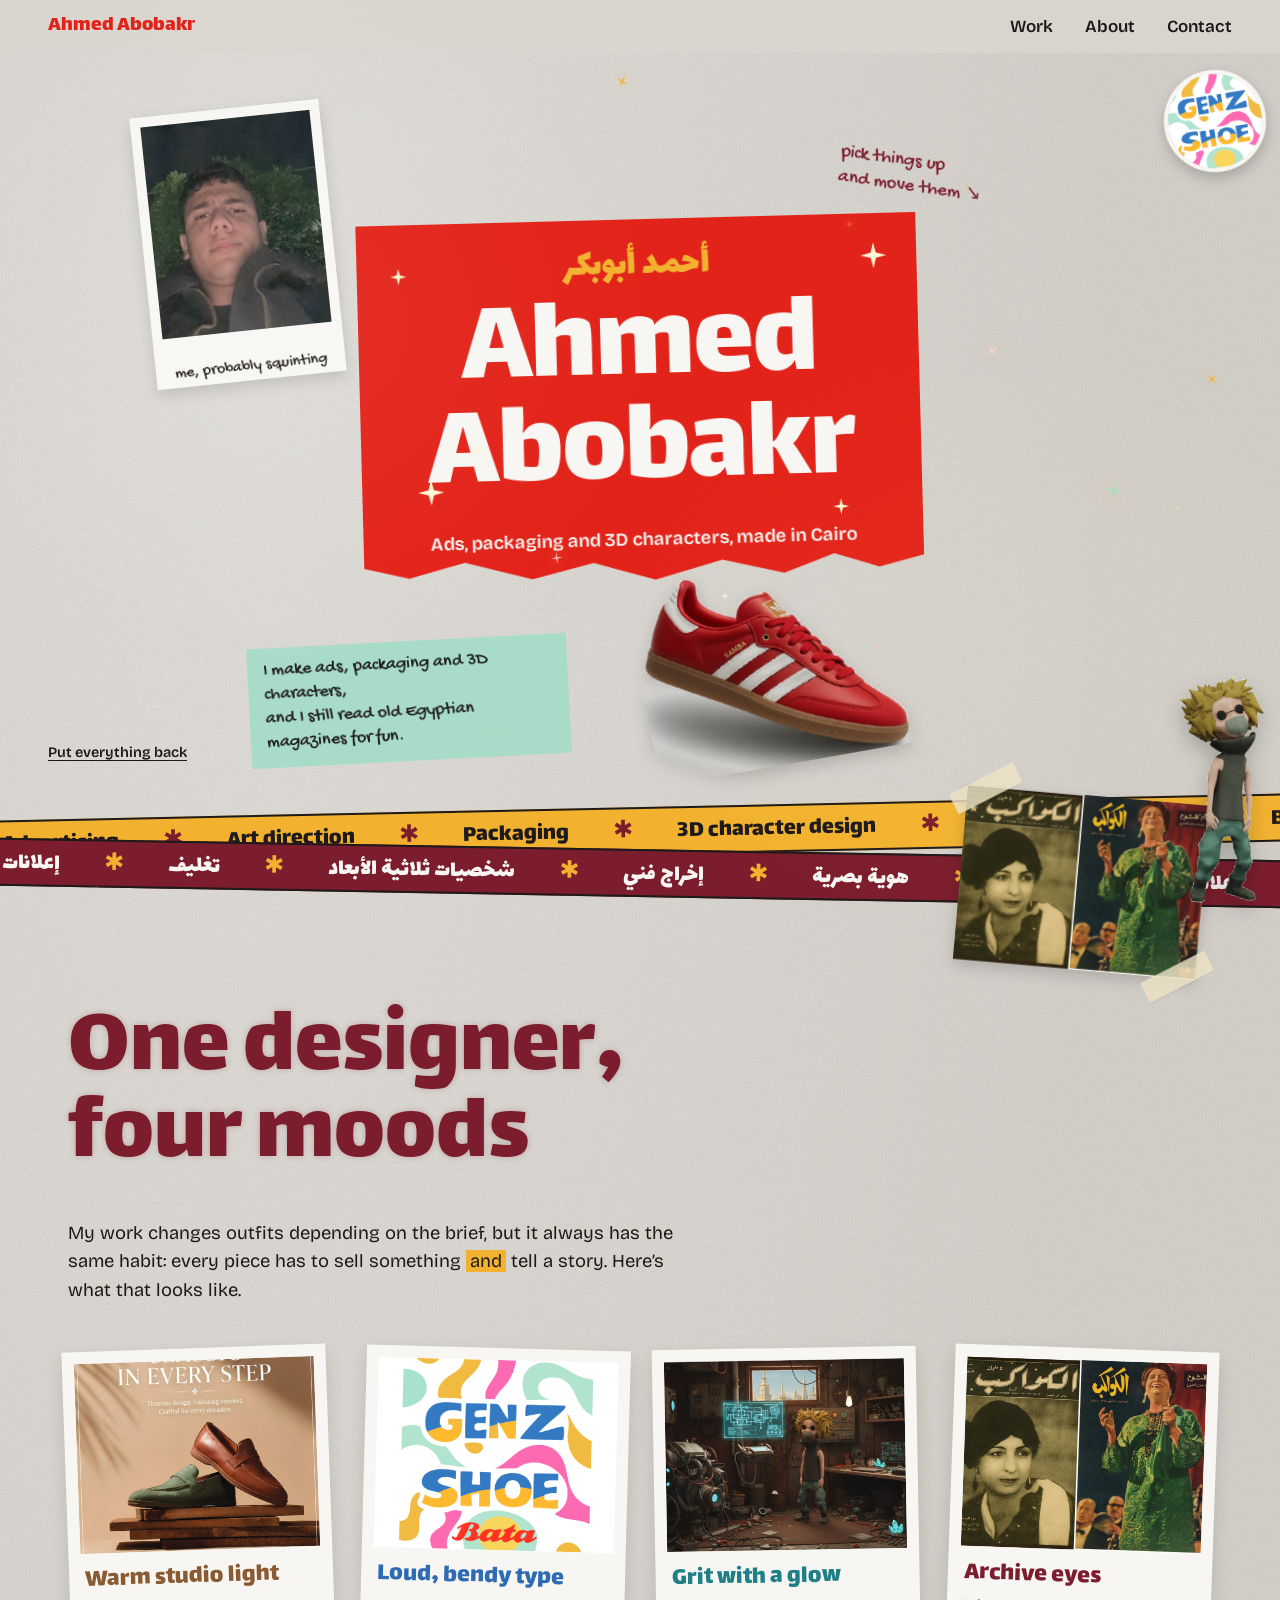
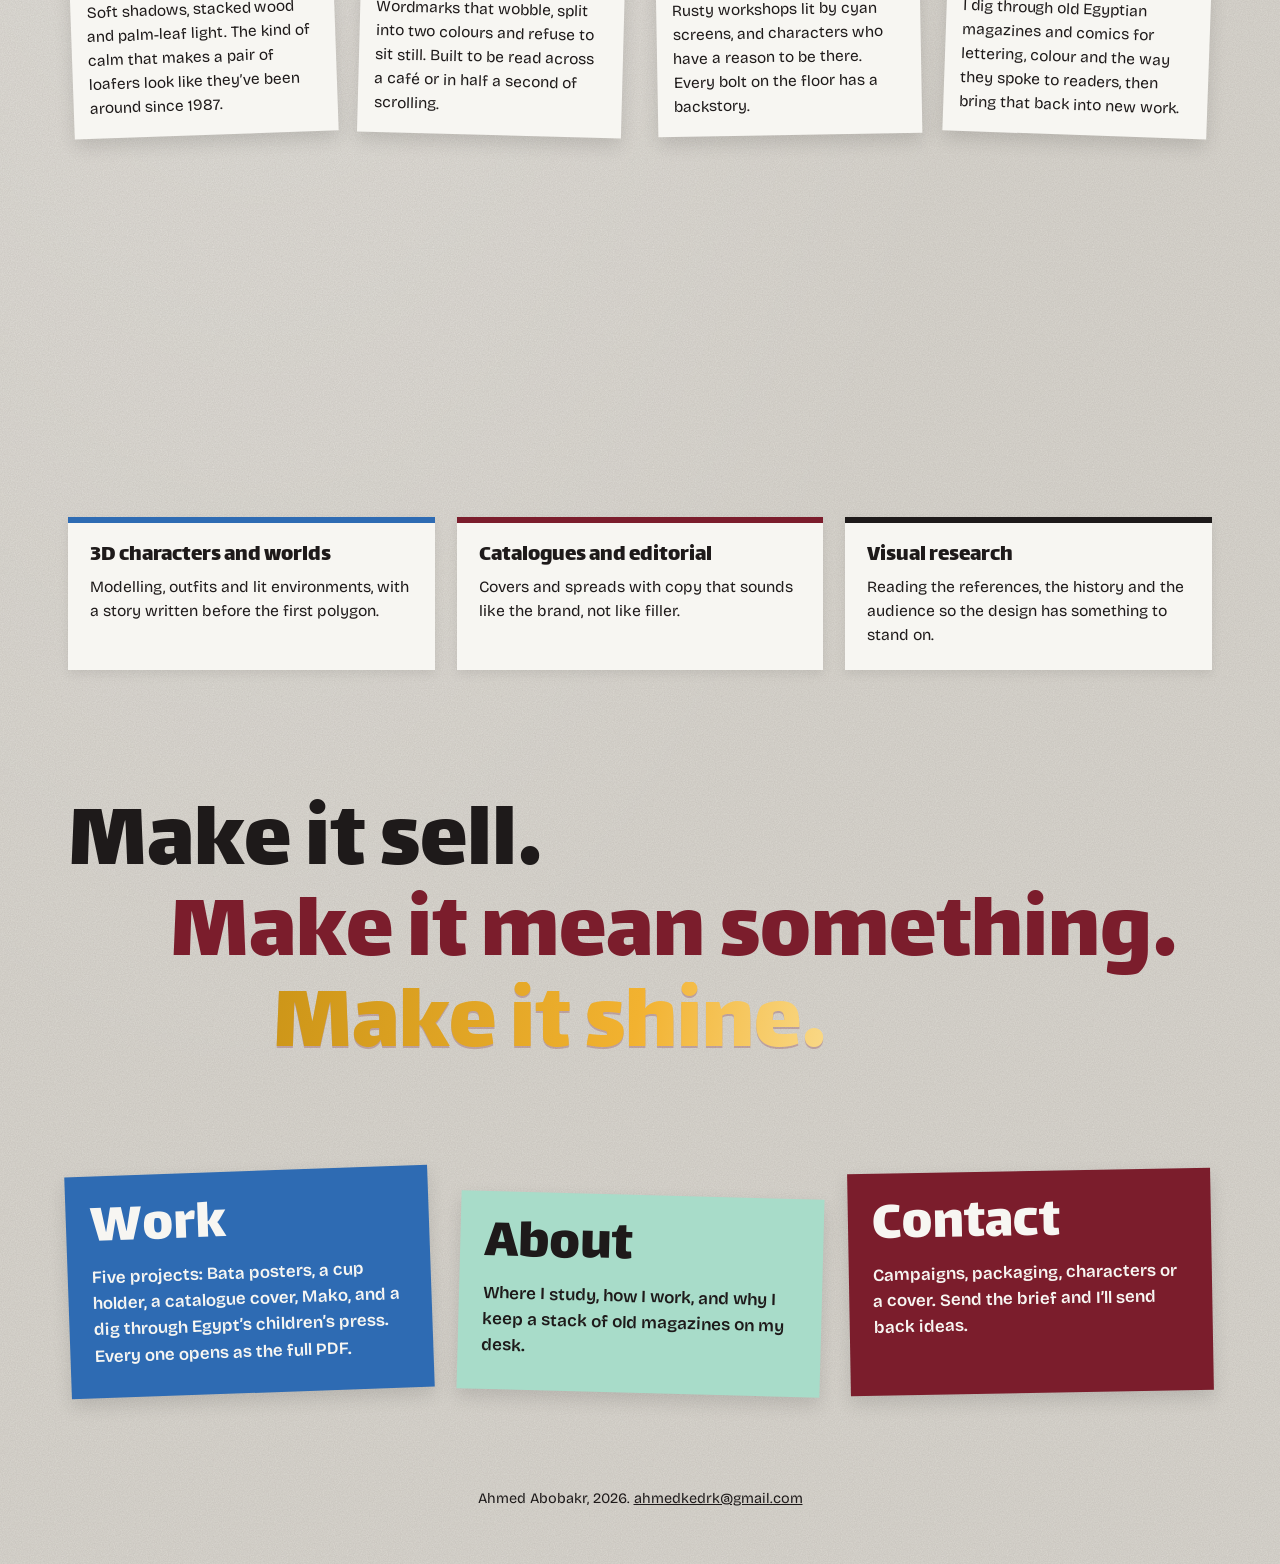
<file: index.html>
<!doctype html>
<html lang="en">
<head>
  <meta charset="utf-8">
  <meta name="viewport" content="width=device-width, initial-scale=1">
  <title>Ahmed Abobakr — Design Portfolio</title>
  <meta name="description" content="Ahmed Abobakr, design student at MSA University. Advertising, packaging, 3D characters and editorial research.">
  <link rel="preconnect" href="https://fonts.googleapis.com">
  <link rel="preconnect" href="https://fonts.gstatic.com" crossorigin>
  <link href="https://fonts.googleapis.com/css2?family=Bricolage+Grotesque:opsz,wght@12..96,400;12..96,600;12..96,800&family=Gochi+Hand&family=Lalezar&display=swap" rel="stylesheet">
  <link rel="stylesheet" href="styles.css">
</head>
<body>
  <header class="topbar">
    <a class="topbar__name" href="index.html" aria-current="page">Ahmed Abobakr</a>
    <nav class="topbar__nav" aria-label="Main">
      <a href="work.html">Work</a>
      <a href="about.html">About</a>
      <a href="contact.html">Contact</a>
    </nav>
  </header>

  <main class="page page--index">
    <!-- HERO: a plaster wall with pasted-up pieces. Everything with .drag can be moved. -->
    <section class="wall" aria-label="Introduction">
      <div class="wall__board" id="board">

        <div class="poster poster--name shine">
          <span class="twinkle" style="--tx:6%;--ty:12%;--d:0s" aria-hidden="true"></span>
          <span class="twinkle twinkle--big" style="--tx:90%;--ty:8%;--d:.8s" aria-hidden="true"></span>
          <span class="twinkle" style="--tx:84%;--ty:78%;--d:1.6s" aria-hidden="true"></span>
          <span class="twinkle twinkle--big" style="--tx:10%;--ty:70%;--d:2.3s" aria-hidden="true"></span>
          <p class="poster--name__ar" lang="ar" dir="rtl">أحمد أبوبكر</p>
          <h1 class="poster--name__en">Ahmed<br>Abobakr</h1>
          <p class="poster--name__role">Ads, packaging and 3D characters, made in Cairo</p>
        </div>

        <figure class="drag piece piece--photo" style="--x:8%;--y:6%;--r:-6deg" data-label="Portrait">
          <img src="assets/photos/ahmed-selfie.jpg" alt="Ahmed, a low-angle selfie at night" draggable="false">
          <figcaption>me, probably squinting</figcaption>
        </figure>


        <img class="drag piece piece--samba" style="--x:50%;--y:70%;--r:-10deg"
             src="assets/work/sticker-samba.png" alt="Red Samba sneaker from the Bata Gen Z poster" draggable="false">


        <figure class="drag piece piece--kawakeb shine" style="--x:77%;--y:52%;--r:5deg">
          <img src="assets/work/sticker-kawakeb.jpg" alt="Two vintage covers of Al Kawakeb magazine" draggable="false">
          <span class="tape tape--tl"></span><span class="tape tape--br"></span>
        </figure>

        <p class="note note--hello" style="--x:17%;--y:82%;--r:-3deg">
          I make ads, packaging and 3D characters,<br>and I still read old Egyptian magazines for fun.
        </p>

        <p class="note note--drag" aria-hidden="true">pick things up<br>and move them ↘</p>

        <button class="tidy" type="button" id="tidy">Put everything back</button>
      </div>
    </section>

    <div class="strip" aria-label="Skills">
      <div class="strip__track">
        <span>Advertising</span><span>Art direction</span><span>Packaging</span><span>3D character design</span><span>Editorial research</span><span>Branding</span><span>Layout</span><span>Storytelling</span>
        <span aria-hidden="true">Advertising</span><span aria-hidden="true">Art direction</span><span aria-hidden="true">Packaging</span><span aria-hidden="true">3D character design</span><span aria-hidden="true">Editorial research</span><span aria-hidden="true">Branding</span><span aria-hidden="true">Layout</span><span aria-hidden="true">Storytelling</span>
      </div>
    </div>

    <div class="strip strip--ar" aria-hidden="true">
      <div class="strip__track strip__track--reverse" lang="ar" dir="ltr">
        <span>إعلانات</span><span>تغليف</span><span>شخصيات ثلاثية الأبعاد</span><span>إخراج فني</span><span>هوية بصرية</span><span>حكايات</span>
        <span>إعلانات</span><span>تغليف</span><span>شخصيات ثلاثية الأبعاد</span><span>إخراج فني</span><span>هوية بصرية</span><span>حكايات</span>
      </div>
    </div>

    <!-- What his style looks like, pulled from the actual work -->
    <section class="style" aria-labelledby="style-title">
      <div class="style__intro reveal">
        <h2 class="stencil" id="style-title">One designer,<br>four moods</h2>
        <p>My work changes outfits depending on the brief, but it always has the same habit: every piece has to sell something <em>and</em> tell a story. Here’s what that looks like.</p>
      </div>

      <div class="moods">
        <article class="mood reveal" style="--r:-2deg">
          <div class="mood__img shine"><img src="assets/work/bata-poster-01.jpg" alt="Heritage loafers lit by warm studio light" loading="lazy"></div>
          <h3>Warm studio light</h3>
          <p>Soft shadows, stacked wood and palm-leaf light. The kind of calm that makes a pair of loafers look like they’ve been around since 1987.</p>
        </article>
        <article class="mood reveal" style="--r:1.5deg">
          <div class="mood__img mood__img--white shine"><img src="assets/work/bata-cupholder-01.png" alt="Bendy two-colour Gen Z Shoe wordmark" loading="lazy"></div>
          <h3>Loud, bendy type</h3>
          <p>Wordmarks that wobble, split into two colours and refuse to sit still. Built to be read across a café or in half a second of scrolling.</p>
        </article>
        <article class="mood reveal" style="--r:-1deg">
          <div class="mood__img shine"><img src="assets/work/sticker-mako-env.jpg" alt="Mako in a rusty workshop lit by cyan screens" loading="lazy"></div>
          <h3>Grit with a glow</h3>
          <p>Rusty workshops lit by cyan screens, and characters who have a reason to be there. Every bolt on the floor has a backstory.</p>
        </article>
        <article class="mood reveal" style="--r:2deg">
          <div class="mood__img shine"><img src="assets/work/sticker-kawakeb.jpg" alt="Vintage Al Kawakeb magazine covers" loading="lazy"></div>
          <h3>Archive eyes</h3>
          <p>I dig through old Egyptian magazines and comics for lettering, colour and the way they spoke to readers, then bring that back into new work.</p>
        </article>
      </div>
    </section>

    <!-- Services -->
    <section class="can" aria-labelledby="can-title">
      <h2 class="stencil stencil--dark reveal" id="can-title">What I can make for you</h2>
      <ul class="can__list">
        <li class="reveal"><strong>Ad campaigns and key visuals</strong><span>One idea stretched across posters, flyers and social posts without losing its voice.</span></li>
        <li class="reveal"><strong>Social posts and flyers</strong><span>Feed-ready layouts with a clear price, a clear product and a reason to stop scrolling.</span></li>
        <li class="reveal"><strong>Packaging</strong><span>Cup holders, sleeves and boxes that carry the campaign into people’s hands.</span></li>
        <li class="reveal"><strong>3D characters and worlds</strong><span>Modelling, outfits and lit environments, with a story written before the first polygon.</span></li>
        <li class="reveal"><strong>Catalogues and editorial</strong><span>Covers and spreads with copy that sounds like the brand, not like filler.</span></li>
        <li class="reveal"><strong>Visual research</strong><span>Reading the references, the history and the audience so the design has something to stand on.</span></li>
      </ul>
    </section>

    <p class="manifesto reveal">
      <span class="manifesto__line">Make it sell.</span>
      <span class="manifesto__line">Make it mean something.</span>
      <span class="manifesto__line manifesto__line--glint">Make it shine.</span>
    </p>

    <nav class="doors" aria-label="Pages">
      <a class="door door--work shine" href="work.html"><span class="door__title">Work</span><span class="door__sub">Five projects: Bata posters, a cup holder, a catalogue cover, Mako, and a dig through Egypt’s children’s press. Every one opens as the full PDF.</span></a>
      <a class="door door--about shine" href="about.html"><span class="door__title">About</span><span class="door__sub">Where I study, how I work, and why I keep a stack of old magazines on my desk.</span></a>
      <a class="door door--contact shine" href="contact.html"><span class="door__title">Contact</span><span class="door__sub">Campaigns, packaging, characters or a cover. Send the brief and I’ll send back ideas.</span></a>
    </nav>
  </main>

  <div class="pins">
    <img class="drag pin pin--genz" id="pin-genz" src="assets/work/bata-cupholder-02.png" alt="Gen Z Shoe sticker" draggable="false">
    <img class="drag pin pin--mako" id="pin-mako" src="assets/work/sticker-mako.png" alt="Mako, Ahmed's 3D character" draggable="false">
  </div>

  <footer class="footer">
    <p>Ahmed Abobakr, 2026. <a href="mailto:ahmedkedrk@gmail.com">ahmedkedrk@gmail.com</a></p>
  </footer>

  <script src="main.js"></script>
</body>
</html>
</file>
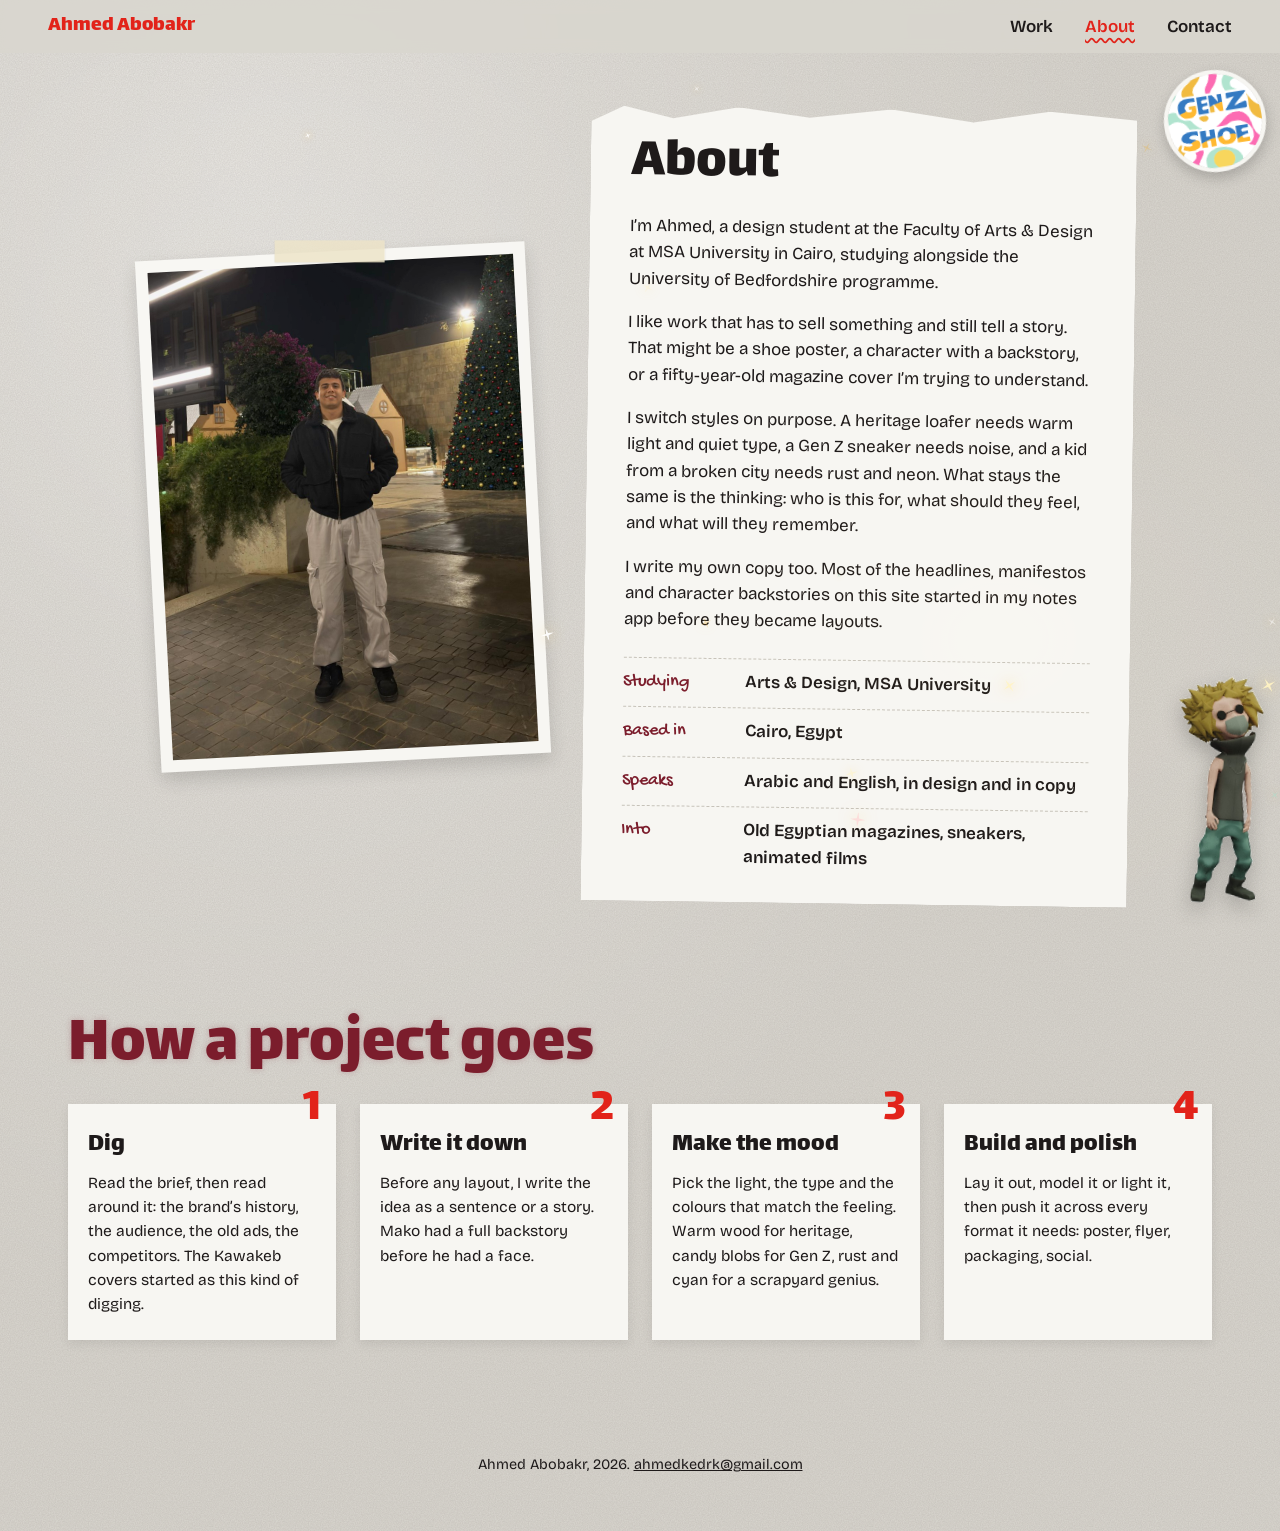
<file: about.html>
<!doctype html>
<html lang="en">
<head>
  <meta charset="utf-8">
  <meta name="viewport" content="width=device-width, initial-scale=1">
  <title>About — Ahmed Abobakr</title>
  <meta name="description" content="About Ahmed Abobakr, a design student at MSA University in Cairo.">
  <link rel="preconnect" href="https://fonts.googleapis.com">
  <link rel="preconnect" href="https://fonts.gstatic.com" crossorigin>
  <link href="https://fonts.googleapis.com/css2?family=Bricolage+Grotesque:opsz,wght@12..96,400;12..96,600;12..96,800&family=Gochi+Hand&family=Lalezar&display=swap" rel="stylesheet">
  <link rel="stylesheet" href="styles.css">
</head>
<body>
  <header class="topbar">
    <a class="topbar__name" href="index.html">Ahmed Abobakr</a>
    <nav class="topbar__nav" aria-label="Main">
      <a href="work.html">Work</a>
      <a href="about.html" aria-current="page">About</a>
      <a href="contact.html">Contact</a>
    </nav>
  </header>

  <main class="page page--about">
    <!-- ABOUT -->
    <section class="about" id="about" aria-labelledby="about-title">
      <div class="about__photo drag-free shine">
        <img src="assets/photos/ahmed-night.jpg" alt="Ahmed standing in a courtyard at night next to a lit-up Christmas tree" loading="lazy">
        <span class="tape tape--top"></span>
      </div>
      <div class="about__paper">
        <h1 class="stencil stencil--dark" id="about-title">About</h1>
        <p>I’m Ahmed, a design student at the Faculty of Arts &amp; Design at MSA University in Cairo, studying alongside the University of Bedfordshire programme.</p>
        <p>I like work that has to sell something and still tell a story. That might be a shoe poster, a character with a backstory, or a fifty-year-old magazine cover I’m trying to understand.</p>
        <p>I switch styles on purpose. A heritage loafer needs warm light and quiet type, a Gen Z sneaker needs noise, and a kid from a broken city needs rust and neon. What stays the same is the thinking: who is this for, what should they feel, and what will they remember.</p>
        <p>I write my own copy too. Most of the headlines, manifestos and character backstories on this site started in my notes app before they became layouts.</p>
        <dl class="facts">
          <div><dt>Studying</dt><dd>Arts &amp; Design, MSA University</dd></div>
          <div><dt>Based in</dt><dd>Cairo, Egypt</dd></div>
          <div><dt>Speaks</dt><dd>Arabic and English, in design and in copy</dd></div>
          <div><dt>Into</dt><dd>Old Egyptian magazines, sneakers, animated films</dd></div>
        </dl>
      </div>
    </section>

    <!-- How he works: a real sequence, so it is numbered -->
    <section class="process" aria-labelledby="process-title">
      <h2 class="stencil reveal" id="process-title">How a project goes</h2>
      <ol class="process__steps">
        <li class="reveal shine"><h3>Dig</h3><p>Read the brief, then read around it: the brand’s history, the audience, the old ads, the competitors. The Kawakeb covers started as this kind of digging.</p></li>
        <li class="reveal shine"><h3>Write it down</h3><p>Before any layout, I write the idea as a sentence or a story. Mako had a full backstory before he had a face.</p></li>
        <li class="reveal shine"><h3>Make the mood</h3><p>Pick the light, the type and the colours that match the feeling. Warm wood for heritage, candy blobs for Gen Z, rust and cyan for a scrapyard genius.</p></li>
        <li class="reveal shine"><h3>Build and polish</h3><p>Lay it out, model it or light it, then push it across every format it needs: poster, flyer, packaging, social.</p></li>
      </ol>
    </section>

  </main>

  <div class="pins">
    <img class="drag pin pin--genz" id="pin-genz" src="assets/work/bata-cupholder-02.png" alt="Gen Z Shoe sticker" draggable="false">
    <img class="drag pin pin--mako" id="pin-mako" src="assets/work/sticker-mako.png" alt="Mako, Ahmed's 3D character" draggable="false">
  </div>

  <footer class="footer">
    <p>Ahmed Abobakr, 2026. <a href="mailto:ahmedkedrk@gmail.com">ahmedkedrk@gmail.com</a></p>
  </footer>

  <script src="main.js"></script>
</body>
</html>
</file>
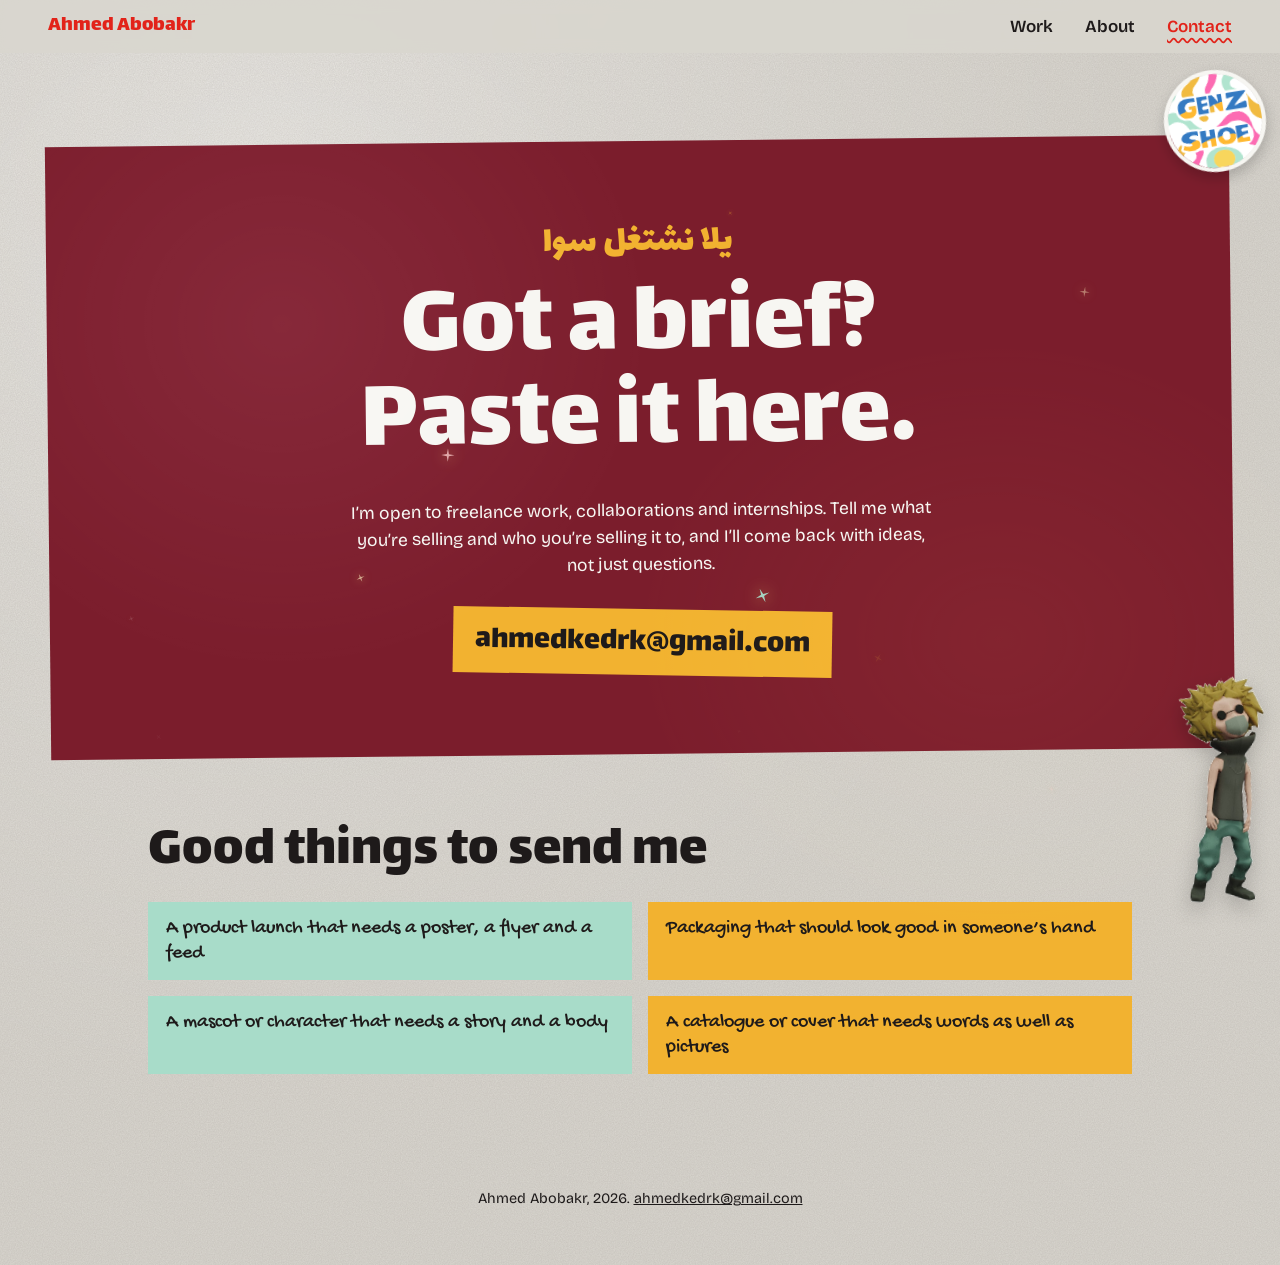
<file: contact.html>
<!doctype html>
<html lang="en">
<head>
  <meta charset="utf-8">
  <meta name="viewport" content="width=device-width, initial-scale=1">
  <title>Contact — Ahmed Abobakr</title>
  <meta name="description" content="Get in touch with Ahmed Abobakr.">
  <link rel="preconnect" href="https://fonts.googleapis.com">
  <link rel="preconnect" href="https://fonts.gstatic.com" crossorigin>
  <link href="https://fonts.googleapis.com/css2?family=Bricolage+Grotesque:opsz,wght@12..96,400;12..96,600;12..96,800&family=Gochi+Hand&family=Lalezar&display=swap" rel="stylesheet">
  <link rel="stylesheet" href="styles.css">
</head>
<body>
  <header class="topbar">
    <a class="topbar__name" href="index.html">Ahmed Abobakr</a>
    <nav class="topbar__nav" aria-label="Main">
      <a href="work.html">Work</a>
      <a href="about.html">About</a>
      <a href="contact.html" aria-current="page">Contact</a>
    </nav>
  </header>

  <main class="page page--contact">
    <!-- CONTACT -->
    <section class="contact" id="contact" aria-labelledby="contact-title">
      <p class="contact__ar" lang="ar" dir="rtl">يلا نشتغل سوا</p>
      <h1 class="contact__big" id="contact-title">Got a brief?<br>Paste it here.</h1>
      <p class="contact__lede">I’m open to freelance work, collaborations and internships. Tell me what you’re selling and who you’re selling it to, and I’ll come back with ideas, not just questions.</p>
      <a class="contact__mail shine" href="mailto:ahmedkedrk@gmail.com">ahmedkedrk@gmail.com</a>
    </section>

    <section class="fits" aria-labelledby="fits-title">
      <h2 class="stencil stencil--dark reveal" id="fits-title">Good things to send me</h2>
      <ul class="fits__list">
        <li class="reveal">A product launch that needs a poster, a flyer and a feed</li>
        <li class="reveal">Packaging that should look good in someone’s hand</li>
        <li class="reveal">A mascot or character that needs a story and a body</li>
        <li class="reveal">A catalogue or cover that needs words as well as pictures</li>
      </ul>
    </section>
  </main>

  <div class="pins">
    <img class="drag pin pin--genz" id="pin-genz" src="assets/work/bata-cupholder-02.png" alt="Gen Z Shoe sticker" draggable="false">
    <img class="drag pin pin--mako" id="pin-mako" src="assets/work/sticker-mako.png" alt="Mako, Ahmed's 3D character" draggable="false">
  </div>

  <footer class="footer">
    <p>Ahmed Abobakr, 2026. <a href="mailto:ahmedkedrk@gmail.com">ahmedkedrk@gmail.com</a></p>
  </footer>

  <script src="main.js"></script>
</body>
</html>
</file>
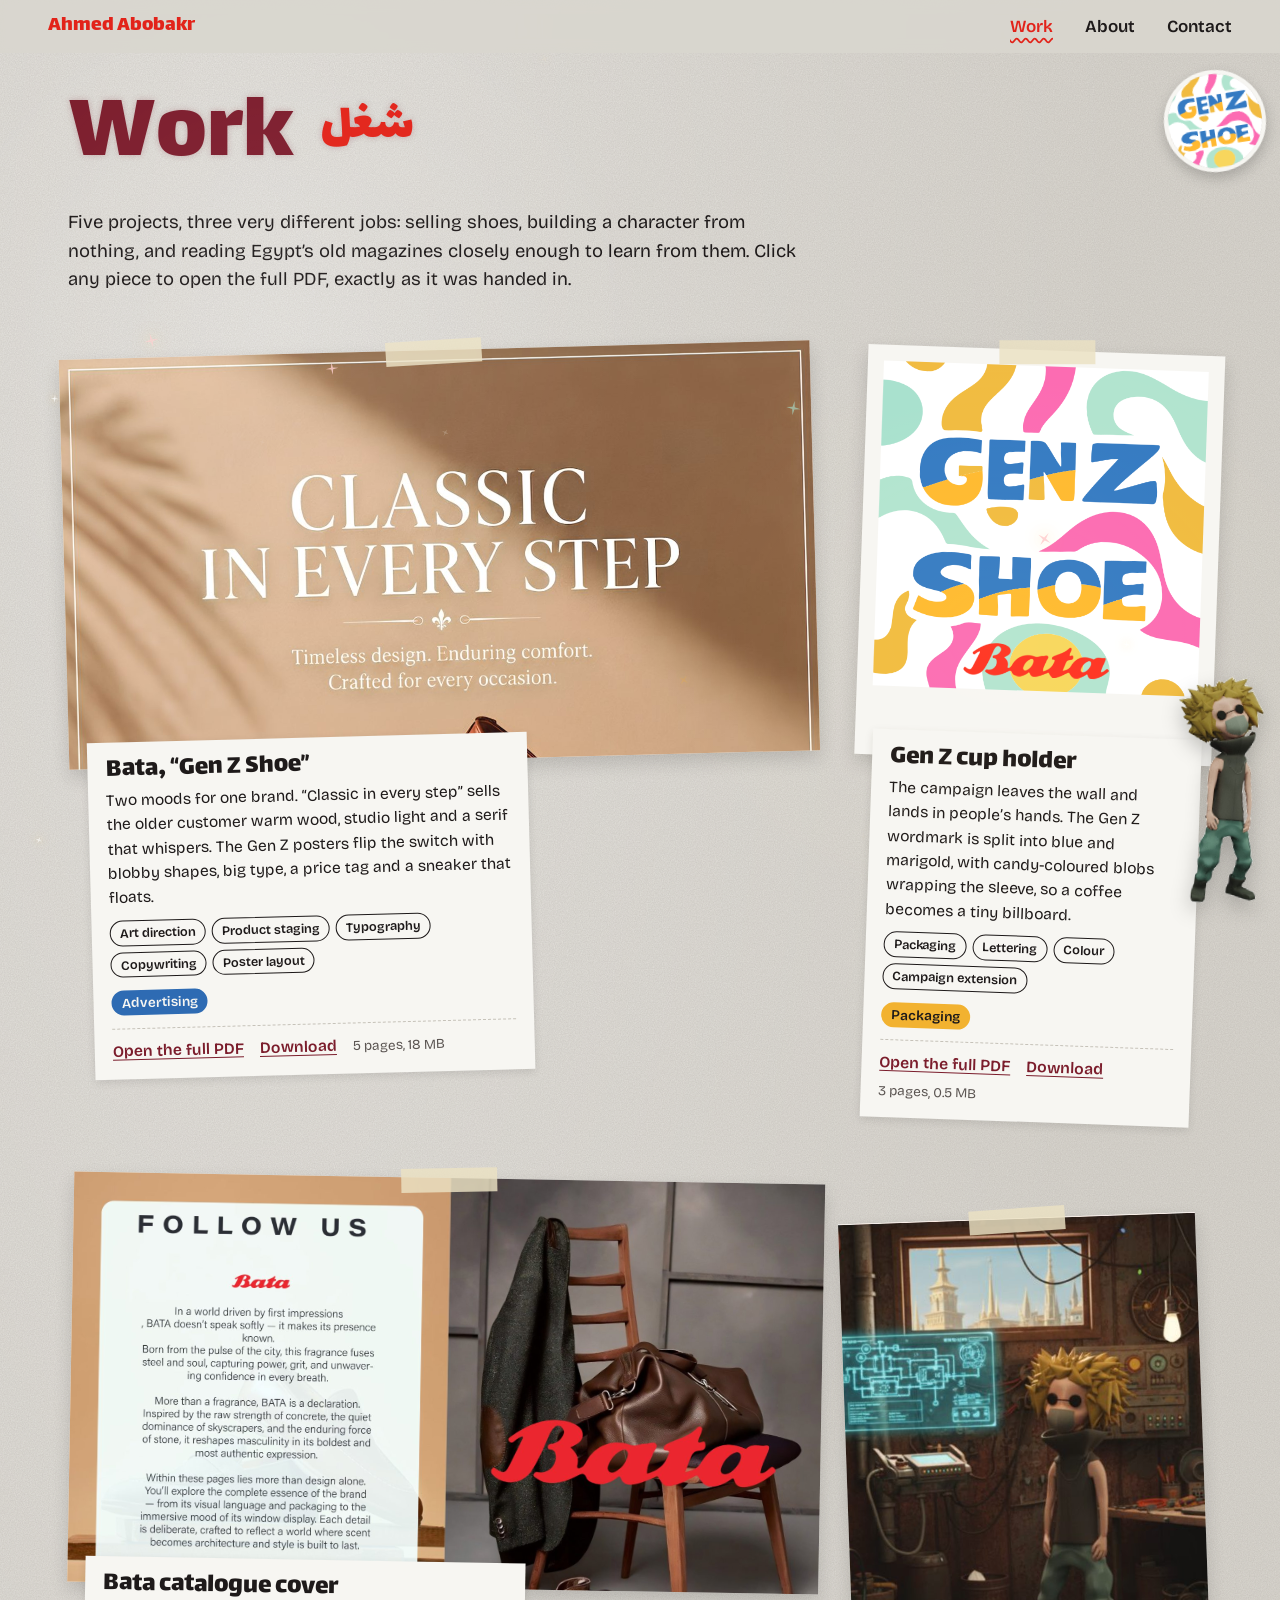
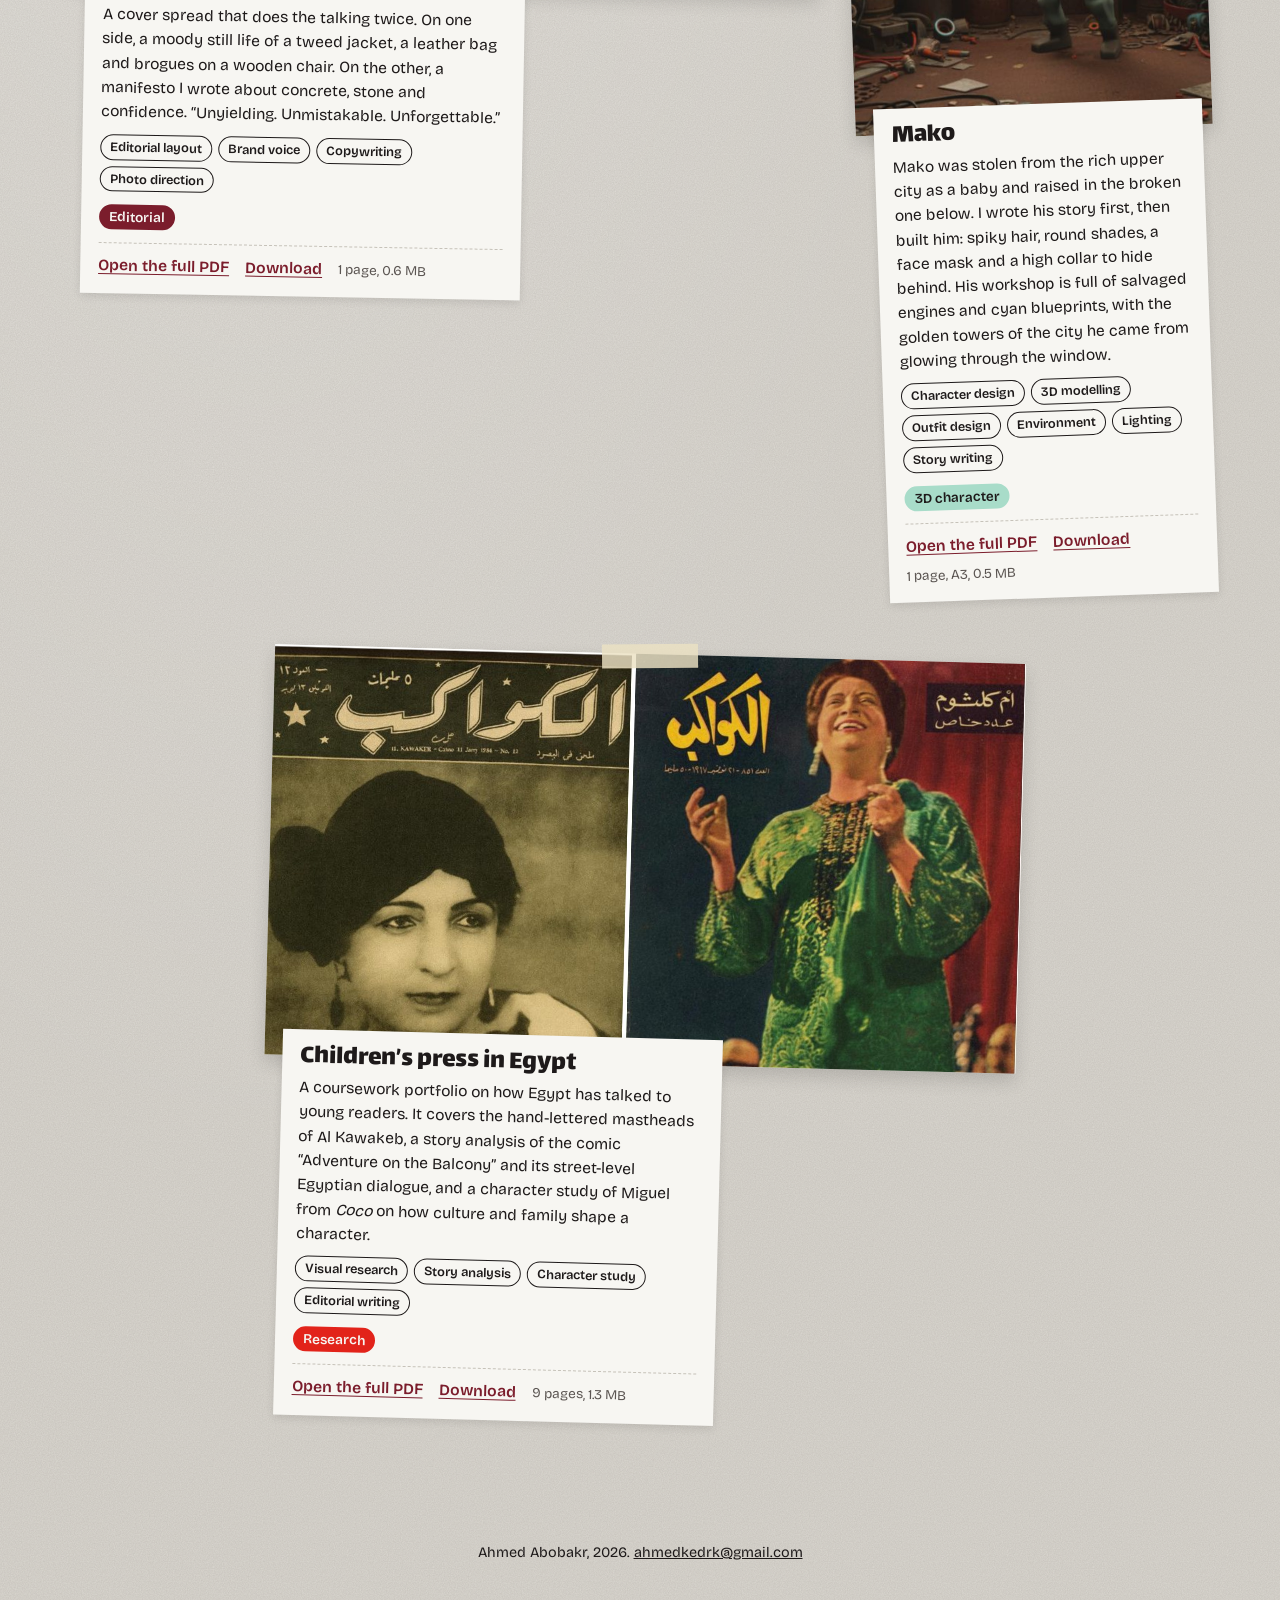
<file: work.html>
<!doctype html>
<html lang="en">
<head>
  <meta charset="utf-8">
  <meta name="viewport" content="width=device-width, initial-scale=1">
  <title>Work — Ahmed Abobakr</title>
  <meta name="description" content="Selected work by Ahmed Abobakr: Bata campaign, packaging, the Mako 3D character and research on Egypt's children's press.">
  <link rel="preconnect" href="https://fonts.googleapis.com">
  <link rel="preconnect" href="https://fonts.gstatic.com" crossorigin>
  <link href="https://fonts.googleapis.com/css2?family=Bricolage+Grotesque:opsz,wght@12..96,400;12..96,600;12..96,800&family=Gochi+Hand&family=Lalezar&display=swap" rel="stylesheet">
  <link rel="stylesheet" href="styles.css">
</head>
<body>
  <header class="topbar">
    <a class="topbar__name" href="index.html">Ahmed Abobakr</a>
    <nav class="topbar__nav" aria-label="Main">
      <a href="work.html" aria-current="page">Work</a>
      <a href="about.html">About</a>
      <a href="contact.html">Contact</a>
    </nav>
  </header>

  <main class="page page--work">
    <!-- WORK -->
    <section class="work" id="work" aria-labelledby="work-title">
      <h1 class="stencil" id="work-title">Work <span lang="ar" dir="rtl">شغل</span></h1>
      <p class="work__intro reveal">Five projects, three very different jobs: selling shoes, building a character from nothing, and reading Egypt’s old magazines closely enough to learn from them. Click any piece to open the full PDF, exactly as it was handed in.</p>

      <div class="posters">
        <article class="reveal project project--wide" style="--r:-1.5deg">
          <button class="project__open shine" type="button" data-pdf="assets/pdf/bata-gen-z-posters.pdf" data-title="Bata, “Gen Z Shoe”" aria-label="Open the Bata, Gen Z Shoe PDF">
            <img src="assets/work/bata-poster-01.jpg" alt="Bata Heritage poster: two loafers on stacked wood, headline Classic in every step" loading="lazy">
          </button>
          <div class="project__label">
            <h3>Bata, “Gen Z Shoe”</h3>
            <p>Two moods for one brand. “Classic in every step” sells the older customer warm wood, studio light and a serif that whispers. The Gen Z posters flip the switch with blobby shapes, big type, a price tag and a sneaker that floats.</p>
            <ul class="project__did" aria-label="What I did"><li>Art direction</li><li>Product staging</li><li>Typography</li><li>Copywriting</li><li>Poster layout</li></ul>
            <span class="project__tag">Advertising</span>
            <p class="project__files">
              <a href="assets/pdf/bata-gen-z-posters.pdf" target="_blank" rel="noopener">Open the full PDF</a>
              <a href="assets/pdf/bata-gen-z-posters.pdf" download>Download</a>
              <span>5 pages, 18 MB</span>
            </p>
          </div>
        </article>

        <article class="reveal project" style="--r:2deg">
          <button class="project__open shine" type="button" data-pdf="assets/pdf/bata-gen-z-cup-holder.pdf" data-title="Gen Z cup holder" aria-label="Open the Gen Z cup holder PDF">
            <img class="on-white" src="assets/work/bata-cupholder-01.png" alt="Gen Z Shoe wordmark in blue and yellow with wavy shapes" loading="lazy">
          </button>
          <div class="project__label">
            <h3>Gen Z cup holder</h3>
            <p>The campaign leaves the wall and lands in people’s hands. The Gen Z wordmark is split into blue and marigold, with candy-coloured blobs wrapping the sleeve, so a coffee becomes a tiny billboard.</p>
            <ul class="project__did" aria-label="What I did"><li>Packaging</li><li>Lettering</li><li>Colour</li><li>Campaign extension</li></ul>
            <span class="project__tag">Packaging</span>
            <p class="project__files">
              <a href="assets/pdf/bata-gen-z-cup-holder.pdf" target="_blank" rel="noopener">Open the full PDF</a>
              <a href="assets/pdf/bata-gen-z-cup-holder.pdf" download>Download</a>
              <span>3 pages, 0.5 MB</span>
            </p>
          </div>
        </article>

        <article class="reveal project project--wide" style="--r:1deg">
          <button class="project__open shine" type="button" data-pdf="assets/pdf/bata-catalogue-cover.pdf" data-title="Bata catalogue cover" aria-label="Open the Bata catalogue cover PDF">
            <img src="assets/work/bata-catalogue.jpg" alt="Bata catalogue cover with a jacket and leather bag on a wooden chair" loading="lazy">
          </button>
          <div class="project__label">
            <h3>Bata catalogue cover</h3>
            <p>A cover spread that does the talking twice. On one side, a moody still life of a tweed jacket, a leather bag and brogues on a wooden chair. On the other, a manifesto I wrote about concrete, stone and confidence. “Unyielding. Unmistakable. Unforgettable.”</p>
            <ul class="project__did" aria-label="What I did"><li>Editorial layout</li><li>Brand voice</li><li>Copywriting</li><li>Photo direction</li></ul>
            <span class="project__tag">Editorial</span>
            <p class="project__files">
              <a href="assets/pdf/bata-catalogue-cover.pdf" target="_blank" rel="noopener">Open the full PDF</a>
              <a href="assets/pdf/bata-catalogue-cover.pdf" download>Download</a>
              <span>1 page, 0.6 MB</span>
            </p>
          </div>
        </article>

        <article class="reveal project project--tall" style="--r:-2deg">
          <button class="project__open shine" type="button" data-pdf="assets/pdf/mako-character-sheet.pdf" data-title="Mako" aria-label="Open the Mako PDF">
            <img src="assets/work/sticker-mako-env.jpg" alt="Mako standing in a cluttered workshop full of salvaged machines" loading="lazy">
          </button>
          <div class="project__label">
            <h3>Mako</h3>
            <p>Mako was stolen from the rich upper city as a baby and raised in the broken one below. I wrote his story first, then built him: spiky hair, round shades, a face mask and a high collar to hide behind. His workshop is full of salvaged engines and cyan blueprints, with the golden towers of the city he came from glowing through the window.</p>
            <ul class="project__did" aria-label="What I did"><li>Character design</li><li>3D modelling</li><li>Outfit design</li><li>Environment</li><li>Lighting</li><li>Story writing</li></ul>
            <span class="project__tag">3D character</span>
            <p class="project__files">
              <a href="assets/pdf/mako-character-sheet.pdf" target="_blank" rel="noopener">Open the full PDF</a>
              <a href="assets/pdf/mako-character-sheet.pdf" download>Download</a>
              <span>1 page, A3, 0.5 MB</span>
            </p>
          </div>
        </article>

        <article class="reveal project project--wide" style="--r:1.5deg">
          <button class="project__open shine" type="button" data-pdf="assets/pdf/children-press-in-egypt.pdf" data-title="Children’s press in Egypt" aria-label="Open the Children’s press in Egypt PDF">
            <img src="assets/work/sticker-kawakeb.jpg" alt="Two Al Kawakeb magazine covers from the archive" loading="lazy">
          </button>
          <div class="project__label">
            <h3>Children’s press in Egypt</h3>
            <p>A coursework portfolio on how Egypt has talked to young readers. It covers the hand-lettered mastheads of Al Kawakeb, a story analysis of the comic “Adventure on the Balcony” and its street-level Egyptian dialogue, and a character study of Miguel from <i>Coco</i> on how culture and family shape a character.</p>
            <ul class="project__did" aria-label="What I did"><li>Visual research</li><li>Story analysis</li><li>Character study</li><li>Editorial writing</li></ul>
            <span class="project__tag">Research</span>
            <p class="project__files">
              <a href="assets/pdf/children-press-in-egypt.pdf" target="_blank" rel="noopener">Open the full PDF</a>
              <a href="assets/pdf/children-press-in-egypt.pdf" download>Download</a>
              <span>9 pages, 1.3 MB</span>
            </p>
          </div>
        </article>
      </div>
    </section>

  </main>

  <div class="pins">
    <img class="drag pin pin--genz" id="pin-genz" src="assets/work/bata-cupholder-02.png" alt="Gen Z Shoe sticker" draggable="false">
    <img class="drag pin pin--mako" id="pin-mako" src="assets/work/sticker-mako.png" alt="Mako, Ahmed's 3D character" draggable="false">
  </div>

  <footer class="footer">
    <p>Ahmed Abobakr, 2026. <a href="mailto:ahmedkedrk@gmail.com">ahmedkedrk@gmail.com</a></p>
  </footer>

  <!-- PDF viewer: shows the real file. On phones the PDF opens in its own tab instead. -->
  <dialog class="viewer" id="viewer" aria-labelledby="viewer-title">
    <div class="viewer__bar">
      <p class="viewer__title" id="viewer-title"></p>
      <a class="viewer__link" id="viewer-open" href="#" target="_blank" rel="noopener">Open in new tab</a>
      <a class="viewer__link" id="viewer-download" href="#" download>Download</a>
      <button class="viewer__close" type="button" id="viewer-close">Close</button>
    </div>
    <iframe class="viewer__pdf" id="viewer-pdf" title="Project PDF"></iframe>
  </dialog>


  <script src="main.js"></script>
</body>
</html>
</file>
<file: styles.css>
/* Cairo street wall: plaster, wheatpasted posters, masking tape.
   Colors are pulled from Ahmed's own work (Bata red, wine, the Gen Z mint/marigold/blue). */
:root {
  --plaster: #d9d6cf;
  --plaster-dark: #c6c2b9;
  --paper: #f7f6f2;
  --ink: #1e1a1a;
  --red: #e2231a;
  --wine: #7b1d2c;
  --mint: #a8dcc9;
  --marigold: #f2b230;
  --blue: #2e6bb3;
  --tape: rgba(236, 226, 196, 0.82);

  --display: "Lalezar", "Bricolage Grotesque", system-ui, sans-serif;
  --body: "Bricolage Grotesque", system-ui, sans-serif;
  --hand: "Gochi Hand", cursive;

  --gutter: clamp(16px, 4vw, 48px);
}

*, *::before, *::after { box-sizing: border-box; }
html { scroll-behavior: smooth; overflow-x: clip; }
body {
  margin: 0;
  color: var(--ink);
  font-family: var(--body);
  font-size: 1.0625rem;
  line-height: 1.55;
  background-color: var(--plaster);
  /* plaster grain */
  background-image:
    url("data:image/svg+xml,%3Csvg xmlns='http://www.w3.org/2000/svg' width='220' height='220'%3E%3Cfilter id='n'%3E%3CfeTurbulence type='fractalNoise' baseFrequency='.85' numOctaves='3' stitchTiles='stitch'/%3E%3CfeColorMatrix values='0 0 0 0 0.25 0 0 0 0 0.22 0 0 0 0 0.2 0 0 0 .22 0'/%3E%3C/filter%3E%3Crect width='100%25' height='100%25' filter='url(%23n)'/%3E%3C/svg%3E"),
    radial-gradient(ellipse at 20% 10%, rgba(255,255,255,.35), transparent 60%);
  overflow-x: hidden;
}
img { max-width: 100%; display: block; }
a { color: inherit; }
:focus-visible { outline: 3px solid var(--blue); outline-offset: 3px; }

/* ---------- top bar ---------- */
.topbar {
  position: sticky; top: 0; z-index: 50;
  display: flex; justify-content: space-between; align-items: center;
  padding: 10px var(--gutter);
  background: color-mix(in srgb, var(--plaster) 88%, transparent);
  backdrop-filter: blur(6px);
}
.topbar__name { font-family: var(--display); font-size: 1.35rem; text-decoration: none; color: var(--red); }
.topbar__nav { display: flex; gap: clamp(14px, 3vw, 32px); }
.topbar__nav a { text-decoration: none; font-weight: 600; }
.topbar__nav a:hover { color: var(--red); }

/* ---------- hero wall ---------- */
.wall { padding: 12px var(--gutter) 40px; }
.wall__board {
  position: relative;
  max-width: 1240px; margin: 0 auto;
  height: clamp(620px, 78vh, 820px);
}

.poster--name {
  position: absolute; left: 50%; top: 50%;
  transform: translate(-50%, -54%) rotate(-1.5deg);
  width: min(560px, 74%);
  padding: 28px 32px 30px;
  background: var(--red);
  color: var(--paper);
  text-align: center;
  /* torn bottom edge */
  clip-path: polygon(0 0, 100% 0, 100% 94%, 92% 97%, 84% 93%, 75% 98%, 64% 94%, 52% 99%, 41% 94%, 30% 98%, 18% 93%, 8% 97%, 0 94%);
  box-shadow: 0 2px 0 rgba(0,0,0,.08);
  z-index: 1;
}
.poster--name__ar { margin: 0; font-family: var(--display); font-size: clamp(1.6rem, 4vw, 2.4rem); line-height: 1; color: var(--marigold); }
.poster--name__en {
  margin: .1em 0 .15em;
  font-family: var(--display); font-weight: 400;
  font-size: clamp(3.4rem, 11vw, 7.6rem);
  line-height: .86; letter-spacing: -.01em;
}
.poster--name__role { margin: 0; font-weight: 600; font-size: clamp(.95rem, 2vw, 1.15rem); }

/* draggable pieces */
.piece {
  position: absolute; left: var(--x); top: var(--y);
  transform: translate(var(--dx, 0px), var(--dy, 0px)) rotate(var(--r, 0deg));
  margin: 0;
  z-index: 2;
}
.drag { cursor: grab; touch-action: none; user-select: none; }
.drag.is-dragging { cursor: grabbing; z-index: 40; filter: drop-shadow(0 14px 18px rgba(0,0,0,.22)); }
.piece--mako, .piece--samba { filter: drop-shadow(0 6px 8px rgba(0,0,0,.18)); }

.piece--photo {
  width: clamp(130px, 16vw, 190px);
  padding: 10px 10px 50px;
  background: var(--paper);
  box-shadow: 0 6px 14px rgba(0,0,0,.14);
}
.piece--photo figcaption { position: absolute; bottom: 4px; line-height: 1.05; left: 0; right: 0; text-align: center; font-family: var(--hand); font-size: 1rem; }
.placeholder {
  display: grid; place-items: center; text-align: center;
  aspect-ratio: 4 / 5;
  background: repeating-linear-gradient(45deg, var(--plaster-dark) 0 10px, var(--plaster) 10px 20px);
  font-family: var(--hand); font-size: 1.15rem; line-height: 1.15; color: var(--wine);
}
.piece--mako { width: clamp(110px, 13vw, 170px); }
.piece--samba { width: clamp(170px, 22vw, 280px); }
.piece--genz { width: clamp(120px, 14vw, 180px); box-shadow: 0 4px 10px rgba(0,0,0,.12); }
.piece--kawakeb { width: clamp(170px, 19vw, 250px); box-shadow: 0 6px 14px rgba(0,0,0,.16); }
.piece--kawakeb img { pointer-events: none; }

.tape {
  position: absolute; width: 72px; height: 22px;
  background: var(--tape);
  box-shadow: 0 1px 2px rgba(0,0,0,.08);
}
.tape--tl { top: -9px; left: -18px; transform: rotate(-32deg); }
.tape--br { bottom: -9px; right: -18px; transform: rotate(-32deg); }
.tape--top { top: -11px; left: 50%; transform: translateX(-50%) rotate(3deg); width: 110px; }

.note {
  position: absolute; left: var(--x); top: var(--y);
  transform: rotate(var(--r));
  max-width: 320px; margin: 0;
  padding: 12px 16px;
  background: var(--mint);
  font-family: var(--hand); font-size: 1.15rem; line-height: 1.3;
  z-index: 3;
}
.note--drag {
  left: auto; right: 21%; top: 12%;
  background: none; padding: 0;
  font-size: 1.2rem; color: var(--wine);
  transform: rotate(8deg);
}
.tidy {
  position: absolute; left: 0; bottom: 0; z-index: 5;
  font: 600 .9rem var(--body);
  background: none; border: 0; padding: 6px 0;
  text-decoration: underline; text-underline-offset: 3px;
  cursor: pointer; color: var(--ink);
}
.tidy:hover { color: var(--red); }

/* ---------- skills strip (a long run of tape) ---------- */
.strip {
  overflow: hidden;
  background: var(--marigold);
  transform: rotate(-1.2deg);
  margin: 0 -20px;
  border-block: 2px solid var(--ink);
}
.strip__track {
  display: flex; width: max-content;
  animation: slide 38s linear infinite;
}
.strip__track span {
  font-family: var(--display); font-size: 1.5rem; line-height: 1;
  padding: 12px 22px 8px;
}
.strip__track span::after { content: "✱"; margin-left: 44px; color: var(--wine); }
@keyframes slide { to { transform: translateX(-50%); } }

/* ---------- section titles: spray stencil ---------- */
.stencil {
  font-family: var(--display); font-weight: 400;
  font-size: clamp(3rem, 9vw, 6rem); line-height: .9;
  color: var(--wine);
  margin: 0 0 .4em;
  text-shadow: 0 0 6px rgba(123, 29, 44, .25);
}
.stencil span { font-size: .55em; color: var(--red); margin-left: .25em; vertical-align: .35em; }
.stencil--dark { color: var(--ink); text-shadow: none; }

/* ---------- work ---------- */
.work { padding: 96px var(--gutter) 64px; max-width: 1240px; margin: 0 auto; }
.posters {
  display: grid;
  grid-template-columns: repeat(6, 1fr);
  gap: 56px 36px;
  align-items: start;
}
.project { grid-column: span 2; transform: rotate(var(--r)); }
.project--wide { grid-column: span 4; }
.project--tall { grid-column: span 2; }
.project:nth-child(3) { grid-column: 1 / span 4; }
.project:nth-child(4) { grid-column: 5 / span 2; margin-top: 40px; }
.project:nth-child(5) { grid-column: 2 / span 4; }

.project__open {
  display: block; width: 100%; padding: 0; border: 0;
  background: var(--paper);
  cursor: zoom-in;
  box-shadow: 0 8px 18px rgba(0,0,0,.14);
  position: relative;
}
.project__open img { width: 100%; height: clamp(240px, 32vw, 440px); object-fit: cover; object-position: top; }
.project__open img.on-white { object-fit: contain; padding: 16px; }
.project--tall .project__open img { height: clamp(300px, 40vw, 560px); object-position: 55% center; }
.project__open::after {
  /* masking tape on the top corners */
  content: ""; position: absolute; top: -10px; left: 50%;
  width: 96px; height: 24px; transform: translateX(-50%) rotate(-2deg);
  background: var(--tape);
}
.project__open:hover img { filter: saturate(1.1) contrast(1.03); }

.project__label {
  position: relative;
  width: min(92%, 440px);
  margin: -26px 0 0 18px;
  padding: 14px 18px 16px;
  background: var(--paper);
  box-shadow: 0 3px 8px rgba(0,0,0,.1);
}
.project__label h3 { margin: 0 0 4px; font-family: var(--display); font-weight: 400; font-size: 1.7rem; line-height: 1.05; }
.project__label p { margin: 0 0 10px; font-size: .98rem; max-width: 60ch; }
.project__tag {
  display: inline-block; padding: 2px 10px;
  background: var(--blue); color: var(--paper);
  font-weight: 600; font-size: .85rem; border-radius: 999px;
}
.project:nth-child(2) .project__tag { background: var(--marigold); color: var(--ink); }
.project:nth-child(3) .project__tag { background: var(--wine); }
.project:nth-child(4) .project__tag { background: var(--mint); color: var(--ink); }
.project:nth-child(5) .project__tag { background: var(--red); }

/* ---------- about ---------- */
.about {
  max-width: 1080px; margin: 0 auto;
  padding: 72px var(--gutter);
  display: grid; grid-template-columns: 1fr 1.4fr; gap: 48px; align-items: center;
}
.about__photo {
  position: relative; transform: rotate(-3deg);
  background: var(--paper); padding: 12px;
  box-shadow: 0 8px 18px rgba(0,0,0,.14);
}
.placeholder--big { font-size: 1.5rem; }
.about__paper {
  background: var(--paper);
  padding: 32px clamp(20px, 4vw, 40px);
  transform: rotate(.8deg);
  box-shadow: 0 8px 18px rgba(0,0,0,.1);
  clip-path: polygon(0 2%, 6% 0, 15% 1.5%, 27% 0, 40% 1.2%, 55% 0, 70% 1.5%, 84% 0, 100% 1%, 100% 100%, 0 100%);
}
.about__paper .stencil { font-size: clamp(2.4rem, 6vw, 3.6rem); }
.about__paper p { max-width: 62ch; }
.facts { display: grid; gap: 10px; margin: 24px 0 0; }
.facts div { display: grid; grid-template-columns: 110px 1fr; gap: 12px; border-top: 1px dashed var(--plaster-dark); padding-top: 10px; }
.facts dt { font-family: var(--hand); font-size: 1.15rem; color: var(--wine); }
.facts dd { margin: 0; font-weight: 600; }

/* ---------- contact ---------- */
.contact {
  margin: 48px var(--gutter) 0;
  padding: 72px var(--gutter) 80px;
  background: var(--wine); color: var(--paper);
  text-align: center;
  transform: rotate(-.6deg);
}
.contact__big {
  font-family: var(--display); font-weight: 400;
  font-size: clamp(2.8rem, 9vw, 6.4rem); line-height: .92;
  margin: 0 0 28px;
}
.contact__mail {
  display: inline-block;
  font-family: var(--display); font-size: clamp(1.3rem, 3.5vw, 2rem);
  background: var(--marigold); color: var(--ink);
  padding: 10px 22px 6px; text-decoration: none;
  transform: rotate(1.5deg);
}
.contact__mail:hover { background: var(--mint); }
.contact__todo { font-family: var(--hand); font-size: 1.1rem; opacity: .75; margin: 18px 0 0; }

.footer { padding: 40px var(--gutter); text-align: center; font-size: .9rem; }

/* ---------- viewer ---------- */
.viewer {
  width: min(1100px, 96vw); max-height: 94vh;
  padding: 0; border: 0;
  background: var(--plaster); color: var(--ink);
}
.viewer::backdrop { background: rgba(30, 26, 26, .78); }
.viewer__bar { display: flex; align-items: center; gap: 16px; padding: 12px 16px; background: var(--paper); }
.viewer__title { margin: 0; font-family: var(--display); font-size: 1.4rem; flex: 1; }
.viewer__count { margin: 0; font-weight: 600; font-variant-numeric: tabular-nums; }
.viewer__close {
  font: 600 1rem var(--body); padding: 6px 14px;
  background: var(--ink); color: var(--paper); border: 0; cursor: pointer;
}
.viewer__stage { display: grid; grid-template-columns: 52px 1fr 52px; align-items: center; padding: 16px 8px; }
.viewer__stage img { max-height: calc(94vh - 110px); margin: 0 auto; box-shadow: 0 8px 20px rgba(0,0,0,.2); background: #fff; }
.viewer__nav {
  font: 400 2.6rem/1 var(--display); background: none; border: 0; cursor: pointer; color: var(--wine);
  height: 100%;
}
.viewer__nav:disabled { opacity: .2; cursor: default; }

/* ---------- responsive ---------- */
@media (max-width: 860px) {
  .posters { grid-template-columns: 1fr; gap: 56px; }
  .project, .project--wide, .project--tall,
  .project:nth-child(n) { grid-column: 1; margin-top: 0; }
  .about { grid-template-columns: 1fr; }
  .about__photo { max-width: 280px; margin: 0 auto; }
}
@media (max-width: 600px) {
  .wall__board { height: 680px; }
  .poster--name { width: 92%; padding: 22px 18px 26px; top: 46%; }
  .piece--photo { --x: 2% !important; --y: 0% !important; }
  .piece--mako { --x: 70% !important; --y: 0% !important; }
  .piece--genz { --x: 2% !important; --y: 80% !important; width: 110px; }
  .piece--samba { --x: 40% !important; --y: 80% !important; width: 200px; }
  .piece--kawakeb { --x: 58% !important; --y: 64% !important; width: 140px; }
  .note--hello { --x: 4% !important; --y: 62% !important; max-width: 220px; font-size: 1rem; }
  .note--drag { display: none; }
  .viewer__stage { grid-template-columns: 36px 1fr 36px; }
}
@media (prefers-reduced-motion: reduce) {
  html { scroll-behavior: auto; }
  .strip__track { animation: none; flex-wrap: wrap; width: auto; }
}

/* ---------- multi-page bits ---------- */
.topbar__nav a[aria-current="page"] {
  color: var(--red);
  text-decoration: underline wavy var(--red);
  text-underline-offset: 6px;
}
.page { min-height: calc(100vh - 160px); }
.page--work .work { padding-top: 40px; }
.page--about .about { padding-top: 56px; }
.page--contact { display: grid; align-content: center; padding-block: 40px; }

/* Home: three pasted-up signs leading to the other pages */
.doors {
  max-width: 1240px; margin: 0 auto;
  padding: 88px var(--gutter) 40px;
  display: grid; grid-template-columns: repeat(3, 1fr); gap: 28px;
}
.door {
  display: block; text-decoration: none;
  padding: 26px 24px 28px;
  box-shadow: 0 8px 18px rgba(0,0,0,.12);
  transition: transform .2s ease;
}
.door__title { display: block; font-family: var(--display); font-size: clamp(2.4rem, 5vw, 3.6rem); line-height: .95; }
.door__sub { display: block; margin-top: 8px; font-weight: 600; max-width: 30ch; }
.door--work { background: var(--blue); color: var(--paper); transform: rotate(-2deg); }
.door--about { background: var(--mint); color: var(--ink); transform: rotate(1.5deg); margin-top: 24px; }
.door--contact { background: var(--wine); color: var(--paper); transform: rotate(-1deg); }
.door:hover, .door:focus-visible { transform: rotate(0deg) translateY(-4px); }

@media (max-width: 860px) {
  .doors { grid-template-columns: 1fr; padding-top: 64px; }
  .door--about { margin-top: 0; }
}
@media (prefers-reduced-motion: reduce) {
  .door { transition: none; }
}

/* ---------- pinned stickers: fixed to the screen on every page ---------- */
.pins { position: fixed; inset: 0; pointer-events: none; z-index: 45; }
.pin {
  position: absolute; pointer-events: auto;
  transform: translate(var(--dx, 0px), var(--dy, 0px)) rotate(var(--r, 0deg));
}
.pin--genz {
  --r: -9deg;
  right: 14px; top: 70px;
  width: clamp(70px, 8vw, 104px); aspect-ratio: 1; object-fit: cover;
  border-radius: 50%;
  border: 4px solid var(--paper);
  box-shadow: 0 6px 14px rgba(0,0,0,.2);
}
.pin--mako {
  --r: 6deg;
  right: 10px; bottom: -6px;
  width: clamp(76px, 8vw, 120px);
  filter: drop-shadow(0 8px 10px rgba(0,0,0,.22));
}
.pin.is-dragging { filter: drop-shadow(0 16px 20px rgba(0,0,0,.28)); }
@media (max-width: 600px) {
  .pin--genz { width: 54px; top: 58px; right: 8px; border-width: 3px; }
  .pin--mako { width: 62px; }
}

/* ---------- full PDF links on work cards ---------- */
.project__files {
  display: flex; flex-wrap: wrap; align-items: baseline; gap: 6px 16px;
  margin: 12px 0 0 !important; padding-top: 10px;
  border-top: 1px dashed var(--plaster-dark);
  font-size: .95rem;
}
.project__files a { font-weight: 600; color: var(--wine); text-underline-offset: 3px; }
.project__files a:hover { color: var(--red); }
.project__files span { color: #5b5552; font-size: .85rem; }

/* ---------- PDF viewer ---------- */
.viewer { height: 94vh; display: none; flex-direction: column; }
.viewer[open] { display: flex; }
.viewer__link { font-weight: 600; color: var(--wine); white-space: nowrap; }
.viewer__pdf { flex: 1; width: 100%; border: 0; background: #525659; }

/* =====================================================================
   Sparkle & shine layer
   ===================================================================== */

/* Glossy band that sweeps across posters, photos and buttons now and then */
.shine { position: relative; }
.shine::before {
  content: ""; position: absolute; inset: 0; z-index: 2; pointer-events: none;
  background: linear-gradient(115deg,
    transparent 38%, rgba(255,255,255,.08) 44%, rgba(255,255,255,.62) 50%,
    rgba(255,248,220,.12) 56%, transparent 62%);
  background-size: 260% 100%;
  background-position: 130% 0;
  animation: sheen var(--shine-every, 7s) ease-in-out var(--shine-delay, 0s) infinite;
}
.shine:hover::before { animation-duration: 1.4s; animation-delay: 0s; }
@keyframes sheen {
  0%, 72% { background-position: 130% 0; }
  100% { background-position: -30% 0; }
}

/* Four-point twinkles stuck around the name poster */
.twinkle {
  position: absolute; left: var(--tx); top: var(--ty); z-index: 3;
  width: 16px; height: 16px;
  background: #fff7d6;
  clip-path: polygon(50% 0, 60% 40%, 100% 50%, 60% 60%, 50% 100%, 40% 60%, 0 50%, 40% 40%);
  filter: drop-shadow(0 0 6px rgba(255, 220, 120, .9));
  animation: twinkle 3.2s ease-in-out var(--d, 0s) infinite;
}
.twinkle--big { width: 26px; height: 26px; }
@keyframes twinkle {
  0%, 100% { scale: .2; rotate: 0deg; opacity: 0; }
  45% { scale: 1; rotate: 45deg; opacity: 1; }
  60% { scale: .9; opacity: .9; }
}

/* A faint drifting glare over the whole page, like light on a laminated poster */
body::after {
  content: ""; position: fixed; inset: -20%; z-index: 43; pointer-events: none;
  background:
    radial-gradient(closest-side at 30% 40%, rgba(255,255,255,.22), transparent 70%),
    radial-gradient(closest-side at 70% 65%, rgba(255,230,170,.16), transparent 70%);
  mix-blend-mode: soft-light;
  animation: glare 18s ease-in-out infinite alternate;
}
@keyframes glare {
  from { translate: -6% -4%; }
  to { translate: 6% 5%; }
}

/* Canvas sparkles are drawn by main.js */
.sparkles { position: fixed; inset: 0; width: 100%; height: 100%; pointer-events: none; z-index: 44; }

/* Hero pieces get slapped onto the wall one after another on load */
.wall__board > :not(.tidy) {
  animation: pastein .75s cubic-bezier(.2, 1.5, .4, 1) calc(var(--i, 0) * 120ms) both;
}
@keyframes pastein {
  from { opacity: 0; scale: 1.25; }
  to { opacity: 1; scale: 1; }
}
.pin { animation: pastein .8s cubic-bezier(.2, 1.5, .4, 1) .9s both; }

/* Scroll reveal: pieces land on the wall as you reach them */
.js .reveal {
  opacity: 0; translate: 0 28px; rotate: 1.5deg;
  transition: opacity .6s ease, translate .7s cubic-bezier(.2, 1.3, .4, 1), rotate .7s ease;
  transition-delay: var(--rd, 0ms);
}
.js .reveal.is-in { opacity: 1; translate: 0 0; rotate: 0deg; }

/* Gentle hover wobble for stickers and cards */
.piece:not(.is-dragging):hover, .mood:hover, .can__list li:hover { animation: wobble .5s ease; }
@keyframes wobble {
  25% { rotate: -1.5deg; } 60% { rotate: 1.2deg; } 100% { rotate: 0deg; }
}

/* Second skills strip, in Arabic, running the other way */
.strip--ar { background: var(--wine); color: var(--paper); transform: rotate(1deg); margin-top: -6px; }
.strip--ar .strip__track span::after { color: var(--marigold); }
.strip__track--reverse { animation-direction: reverse; animation-duration: 46s; }

/* =====================================================================
   New content sections
   ===================================================================== */

/* Home: four moods */
.style { max-width: 1240px; margin: 0 auto; padding: 110px var(--gutter) 40px; }
.style__intro { max-width: 640px; margin-bottom: 44px; }
.style__intro p { font-size: 1.15rem; }
.style__intro em { font-style: normal; background: var(--marigold); padding: 0 4px; }
.moods { display: grid; grid-template-columns: repeat(4, 1fr); gap: 30px; }
.mood {
  background: var(--paper); padding: 12px 12px 18px;
  transform: rotate(var(--r));
  box-shadow: 0 8px 18px rgba(0,0,0,.12);
}
.mood__img { height: 190px; overflow: hidden; }
.mood__img img { width: 100%; height: 100%; object-fit: cover; }
.mood__img--white { background: #fff; }
.mood__img--white img { object-fit: contain; }
.mood h3 { font-family: var(--display); font-weight: 400; font-size: 1.6rem; line-height: 1.05; margin: 14px 4px 6px; }
.mood p { margin: 0 4px; font-size: .97rem; }
.mood:nth-child(1) h3 { color: #8a5a32; }
.mood:nth-child(2) h3 { color: var(--blue); }
.mood:nth-child(3) h3 { color: #1f7f86; }
.mood:nth-child(4) h3 { color: var(--wine); }

/* Home: services */
.can { max-width: 1240px; margin: 0 auto; padding: 80px var(--gutter) 30px; }
.can .stencil { font-size: clamp(2.4rem, 6vw, 4.2rem); }
.can__list {
  list-style: none; margin: 0; padding: 0;
  display: grid; grid-template-columns: repeat(3, 1fr); gap: 22px;
}
.can__list li {
  background: var(--paper); padding: 20px 22px 22px;
  box-shadow: 0 4px 10px rgba(0,0,0,.08);
  border-top: 6px solid var(--c, var(--red));
}
.can__list li:nth-child(2) { --c: var(--marigold); }
.can__list li:nth-child(3) { --c: var(--mint); }
.can__list li:nth-child(4) { --c: var(--blue); }
.can__list li:nth-child(5) { --c: var(--wine); }
.can__list li:nth-child(6) { --c: var(--ink); }
.can__list strong { display: block; font-family: var(--display); font-weight: 400; font-size: 1.45rem; line-height: 1.1; margin-bottom: 6px; }
.can__list span { display: block; font-size: .98rem; }

/* Home: manifesto with a glittering last line */
.manifesto {
  max-width: 1240px; margin: 0 auto; padding: 100px var(--gutter) 10px;
  font-family: var(--display); font-size: clamp(2.6rem, 8vw, 6rem); line-height: .95;
}
.manifesto__line { display: block; }
.manifesto__line:nth-child(2) { padding-left: 8vw; color: var(--wine); }
.manifesto__line--glint {
  padding-left: 16vw;
  background: linear-gradient(100deg, #b8860b 0%, #f2b230 20%, #fff6c9 32%, #f2b230 44%, var(--red) 62%, #f2b230 80%, #fff6c9 92%, #b8860b 100%);
  background-size: 250% 100%;
  -webkit-background-clip: text; background-clip: text;
  color: transparent;
  animation: glint 5s linear infinite;
  filter: drop-shadow(0 2px 0 rgba(123,29,44,.25));
}
@keyframes glint { to { background-position: -250% 0; } }

/* Work page */
.work__intro { max-width: 62ch; font-size: 1.15rem; margin: -10px 0 56px; }
.project__did { list-style: none; display: flex; flex-wrap: wrap; gap: 6px; margin: 0 0 12px; padding: 0; }
.project__did li {
  font-size: .8rem; font-weight: 600;
  padding: 2px 9px; border: 1.5px solid var(--ink); border-radius: 999px;
}
.project__open::before { z-index: 1; }

/* About: process (a real sequence, so it is numbered) */
.process { max-width: 1240px; margin: 0 auto; padding: 40px var(--gutter) 60px; }
.process .stencil { font-size: clamp(2.4rem, 6vw, 4.2rem); }
.process__steps {
  list-style: none; counter-reset: step; margin: 0; padding: 0;
  display: grid; grid-template-columns: repeat(4, 1fr); gap: 24px;
}
.process__steps li {
  counter-increment: step;
  background: var(--paper); padding: 22px 20px 24px;
  box-shadow: 0 4px 10px rgba(0,0,0,.08);
}
.process__steps li:nth-child(odd) { rotate: -1deg; }
.process__steps li:nth-child(even) { rotate: 1.2deg; }
.process__steps li::after {
  content: counter(step);
  position: absolute; top: -18px; right: 14px;
  font-family: var(--display); font-size: 3rem; line-height: 1; color: var(--red);
}
.process__steps h3 { font-family: var(--display); font-weight: 400; font-size: 1.6rem; margin: 0 0 6px; }
.process__steps p { margin: 0; font-size: .97rem; }

/* Contact page */
.contact__ar { font-family: var(--display); font-size: clamp(1.6rem, 4vw, 2.4rem); color: var(--marigold); margin: 0 0 8px; }
.contact__lede { max-width: 54ch; margin: 0 auto 30px; font-size: 1.1rem; }
.contact__mail { position: relative; }
.fits { max-width: 1080px; margin: 0 auto; padding: 72px var(--gutter) 20px; }
.fits .stencil { font-size: clamp(2.2rem, 5vw, 3.6rem); }
.fits__list { list-style: none; margin: 0; padding: 0; display: grid; grid-template-columns: repeat(2, 1fr); gap: 16px; }
.fits__list li {
  background: var(--mint); padding: 14px 18px;
  font-family: var(--hand); font-size: 1.25rem; line-height: 1.25;
}
.fits__list li:nth-child(even) { background: var(--marigold); rotate: .8deg; }
.fits__list li:nth-child(odd) { rotate: -.6deg; }

/* Real photos replace the striped placeholders */
.piece--photo img, .about__photo img { width: 100%; aspect-ratio: 4 / 5; object-fit: cover; }
.about__photo img { aspect-ratio: 3 / 4; object-position: center 40%; }

@media (max-width: 960px) {
  .moods { grid-template-columns: repeat(2, 1fr); }
  .can__list, .process__steps { grid-template-columns: repeat(2, 1fr); }
}
@media (max-width: 600px) {
  .moods, .can__list, .process__steps, .fits__list { grid-template-columns: 1fr; }
  .manifesto__line:nth-child(2) { padding-left: 4vw; }
  .manifesto__line--glint { padding-left: 8vw; }
}

@media (prefers-reduced-motion: reduce) {
  .shine::before, .twinkle, body::after, .manifesto__line--glint,
  .wall__board > *, .pin { animation: none; }
  .twinkle { opacity: 1; scale: .8; }
  .js .reveal { opacity: 1; translate: none; rotate: none; transition: none; }
  .piece:hover, .mood:hover, .can__list li:hover { animation: none; }
  .sparkles { display: none; }
}
</file>
